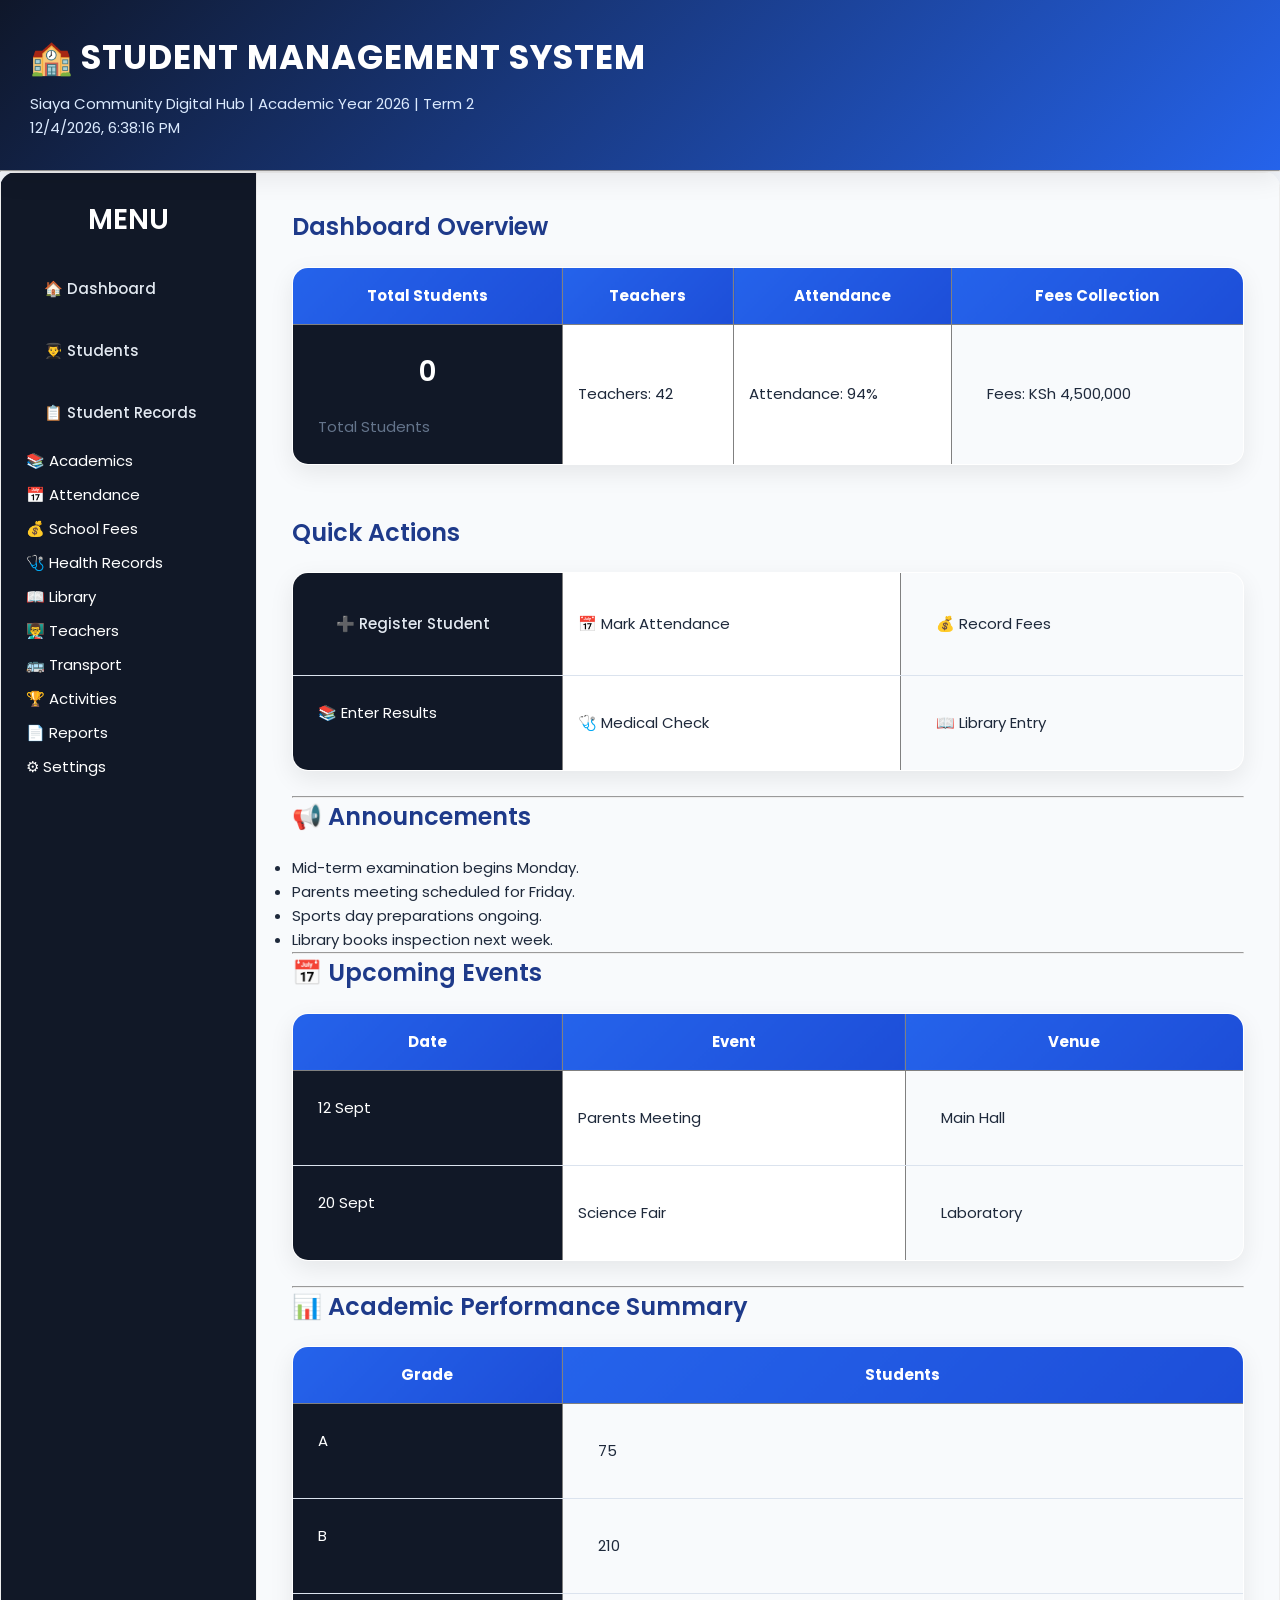
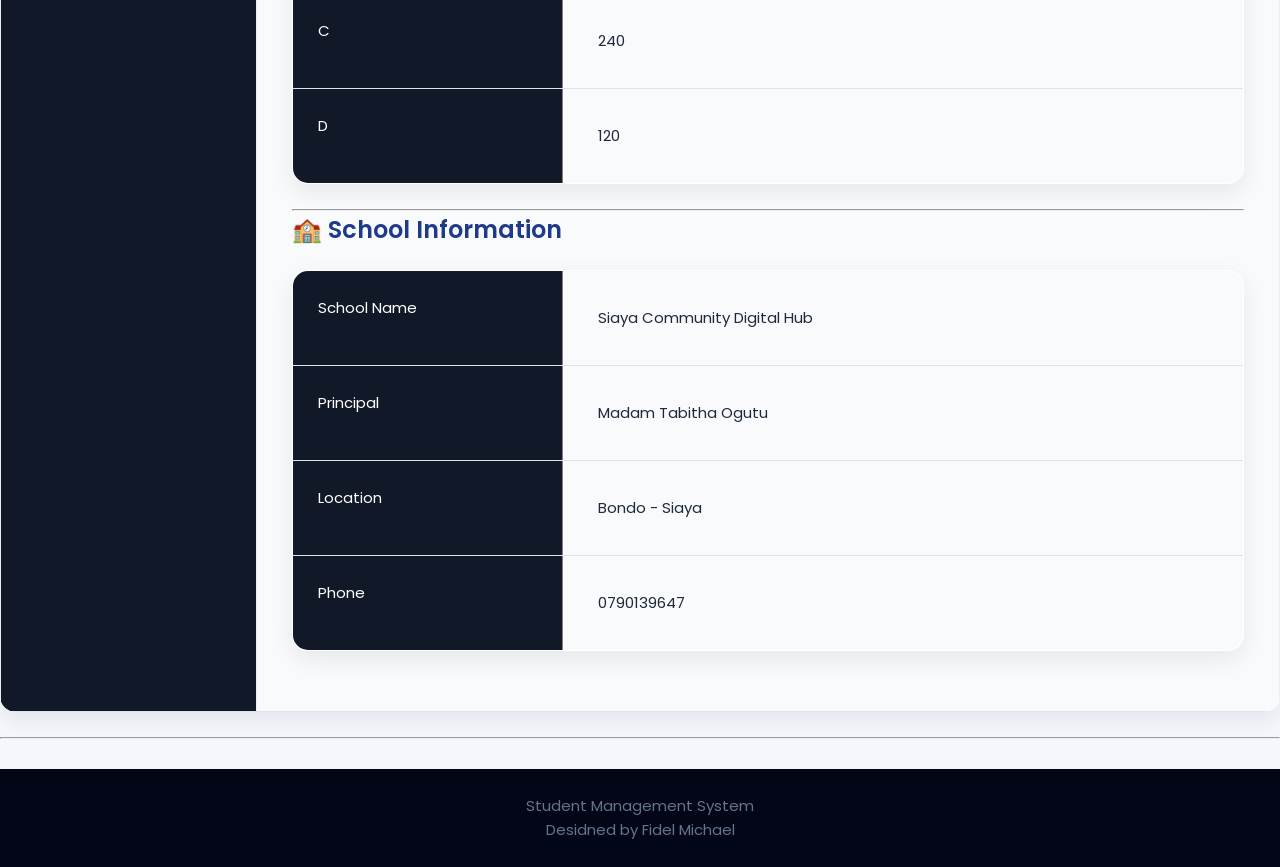
<file: index.html>
<!DOCTYPE html>
<html lang="en">

<head>

<meta charset="UTF-8">

<meta name="viewport" content="width=device-width, initial-scale=1.0">

<title>School Management System</title>

<link rel="stylesheet" href="style.css">

</head>


<body>


<!-- ================= HEADER ================= -->

<header>

<h1>🏫 STUDENT MANAGEMENT SYSTEM</h1>

<p>
Siaya Community Digital Hub |
Academic Year 2026 |
Term 2
</p>


<p id="currentDate"></p>



</header>


<hr>


<!-- ================= SIDEBAR ================= -->


<table width="100%" border="1">


<tr>


<td width="20%" valign="top">


<h2>MENU</h2>


<ul>

<li>
<a href="index.html">
🏠 Dashboard
</a>
</li>


<li>
<a href="student.html">
👨‍🎓 Students
</a>
</li>


<li>
<a href="student_records.html">
📋 Student Records
</a>
</li>


<li>
📚 Academics
</li>


<li>
📅 Attendance
</li>


<li>
💰 School Fees
</li>


<li>
🩺 Health Records
</li>


<li>
📖 Library
</li>


<li>
👨‍🏫 Teachers
</li>


<li>
🚌 Transport
</li>


<li>
🏆 Activities
</li>


<li>
📄 Reports
</li>


<li>
⚙ Settings
</li>


</ul>


</td>



<!-- ================= MAIN CONTENT ================= -->


<td width="80%" valign="top">


<h2>
Dashboard Overview
</h2>


<!-- STATISTICS -->


<table border="1" width="100%" cellpadding="10">


<tr>


<th>
Total Students
</th>


<th>
Teachers
</th>


<th>
Attendance
</th>


<th>
Fees Collection
</th>


</tr>



<tr>


<td>
    <h2 id="totalStudents">0</h2>

<p>Total Students</p>
</td>


<td>
Teachers: 42
</td>


<td>
Attendance: 94%
</td>


<td>
Fees: KSh 4,500,000
</td>


</tr>


</table>



<br>



<!-- QUICK ACTIONS -->


<h2>
Quick Actions
</h2>


<table border="1" width="100%" cellpadding="10">


<tr>


<td>
<a href="student.html">
➕ Register Student
</a>
</td>


<td>
📅 Mark Attendance
</td>


<td>
💰 Record Fees
</td>


</tr>



<tr>


<td>
📚 Enter Results
</td>


<td>
🩺 Medical Check
</td>


<td>
📖 Library Entry
</td>


</tr>


</table>



<hr>


<!-- ANNOUNCEMENTS -->


<h2>
📢 Announcements
</h2>


<ul>

<li>
Mid-term examination begins Monday.
</li>

<li>
Parents meeting scheduled for Friday.
</li>

<li>
Sports day preparations ongoing.
</li>

<li>
Library books inspection next week.
</li>


</ul>



<hr>



<!-- EVENTS -->


<h2>
📅 Upcoming Events
</h2>


<table border="1" width="100%">


<tr>

<th>Date</th>

<th>Event</th>

<th>Venue</th>

</tr>


<tr>

<td>
12 Sept
</td>

<td>
Parents Meeting
</td>

<td>
Main Hall
</td>

</tr>



<tr>

<td>
20 Sept
</td>

<td>
Science Fair
</td>

<td>
Laboratory
</td>

</tr>


</table>



<hr>



<!-- PERFORMANCE -->


<h2>
📊 Academic Performance Summary
</h2>



<table border="1" width="100%">


<tr>

<th>
Grade
</th>

<th>
Students
</th>

</tr>



<tr>

<td>
A
</td>

<td>
75
</td>


</tr>



<tr>

<td>
B
</td>

<td>
210
</td>


</tr>



<tr>

<td>
C
</td>

<td>
240
</td>


</tr>



<tr>

<td>
D
</td>

<td>
120
</td>


</tr>



</table>



<hr>



<!-- SCHOOL INFO -->


<h2>
🏫 School Information
</h2>



<table border="1" width="100%">


<tr>

<td>
School Name
</td>

<td>
Siaya Community Digital Hub 
</td>

</tr>


<tr>

<td>
Principal
</td>

<td>
Madam Tabitha Ogutu
</td>

</tr>


<tr>

<td>
Location
</td>

<td>
Bondo - Siaya
</td>

</tr>


<tr>

<td>
Phone
</td>

<td>
0790139647
</td>

</tr>



</table>




</td>

</tr>


</table>



<hr>



<footer>

<center>

<p>
Student Management System
</p>

<p>
Desidned by Fidel Michael
</p>


</center>


</footer>



</body>
<script src="script.js"></script>

</html>
</file>
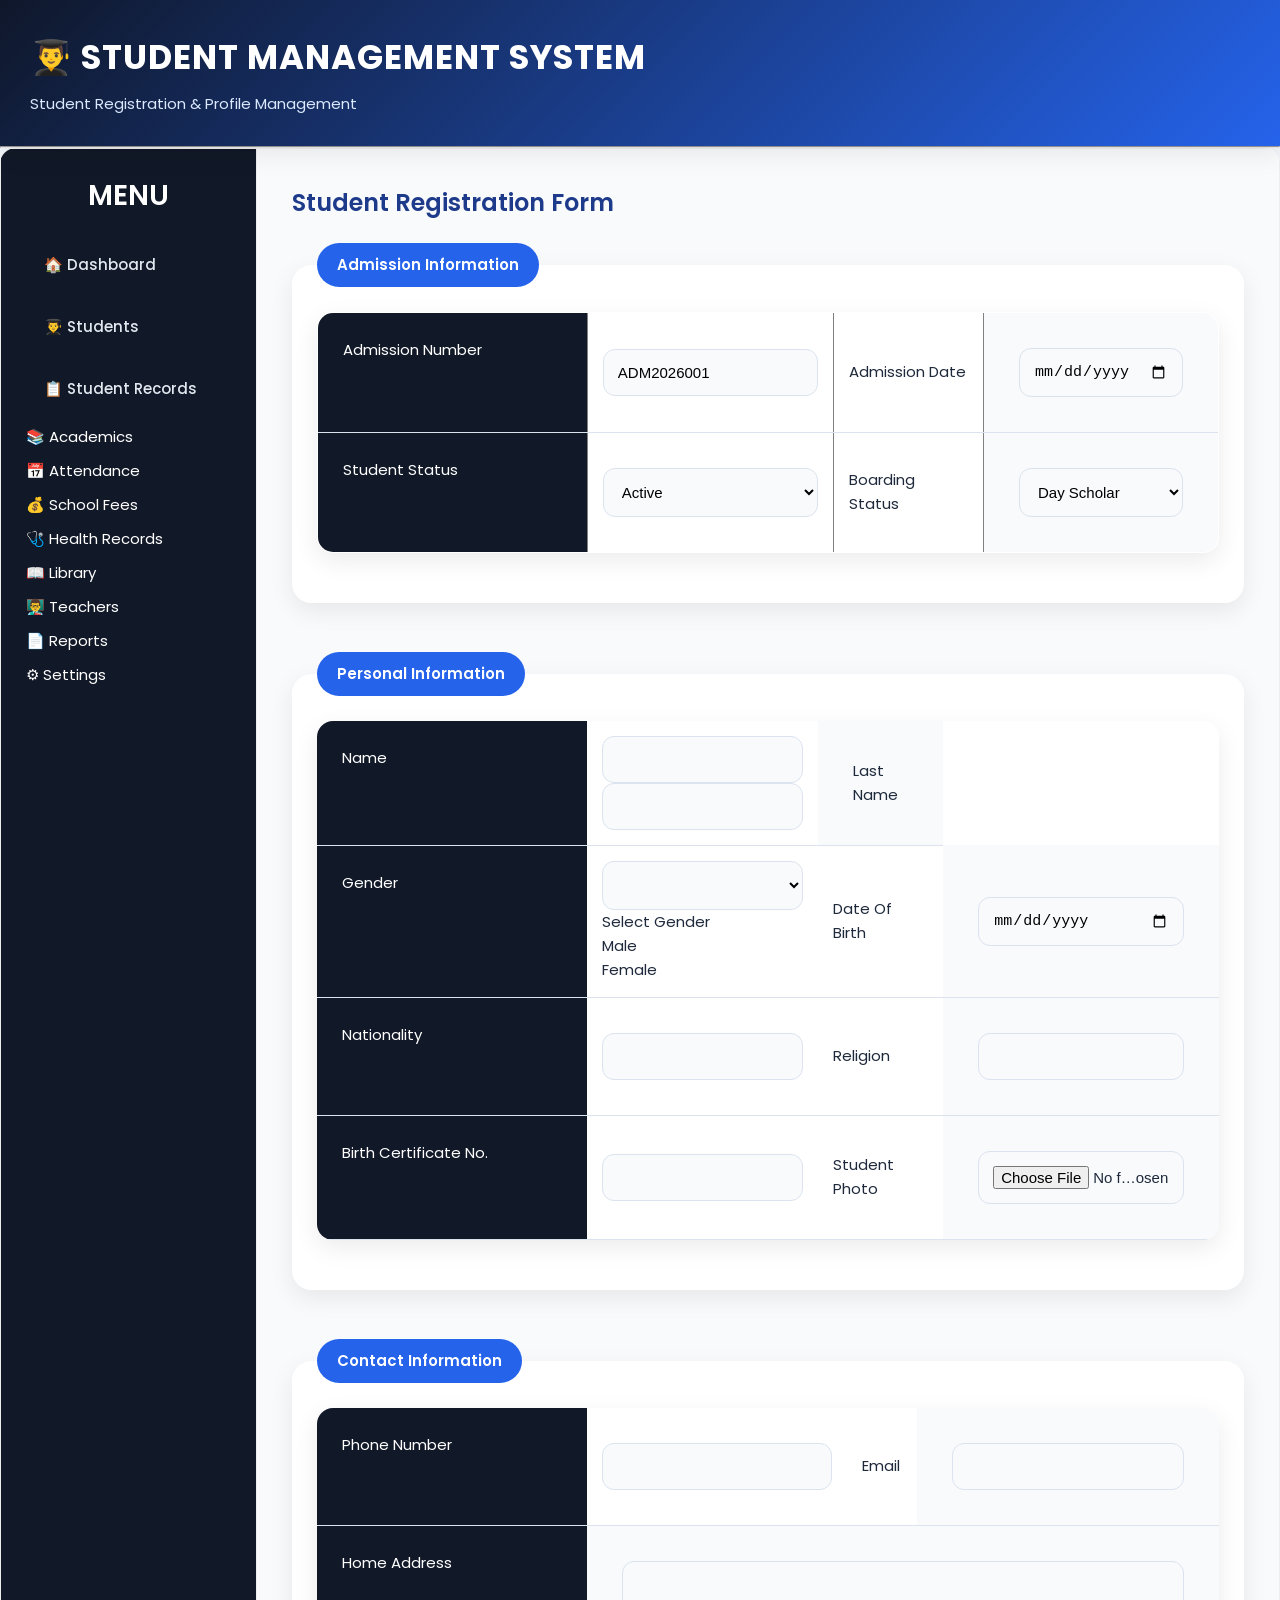
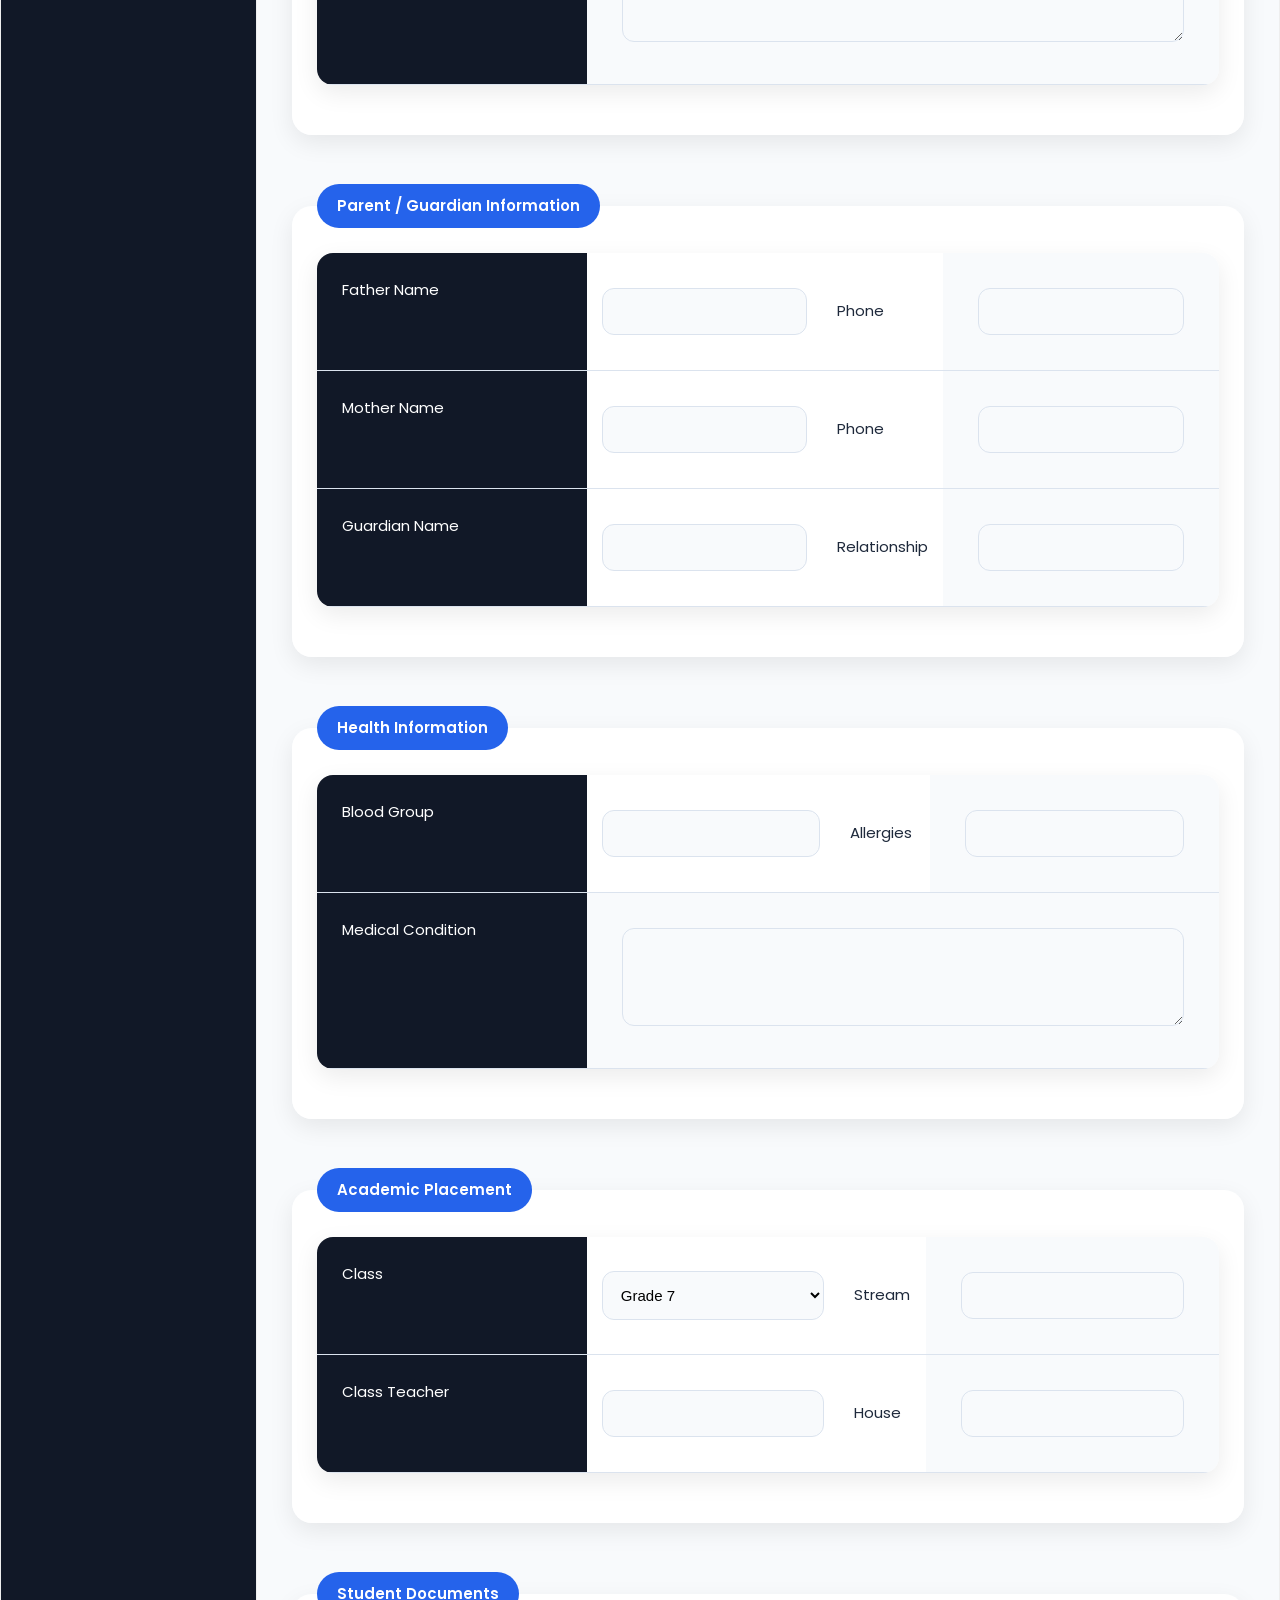
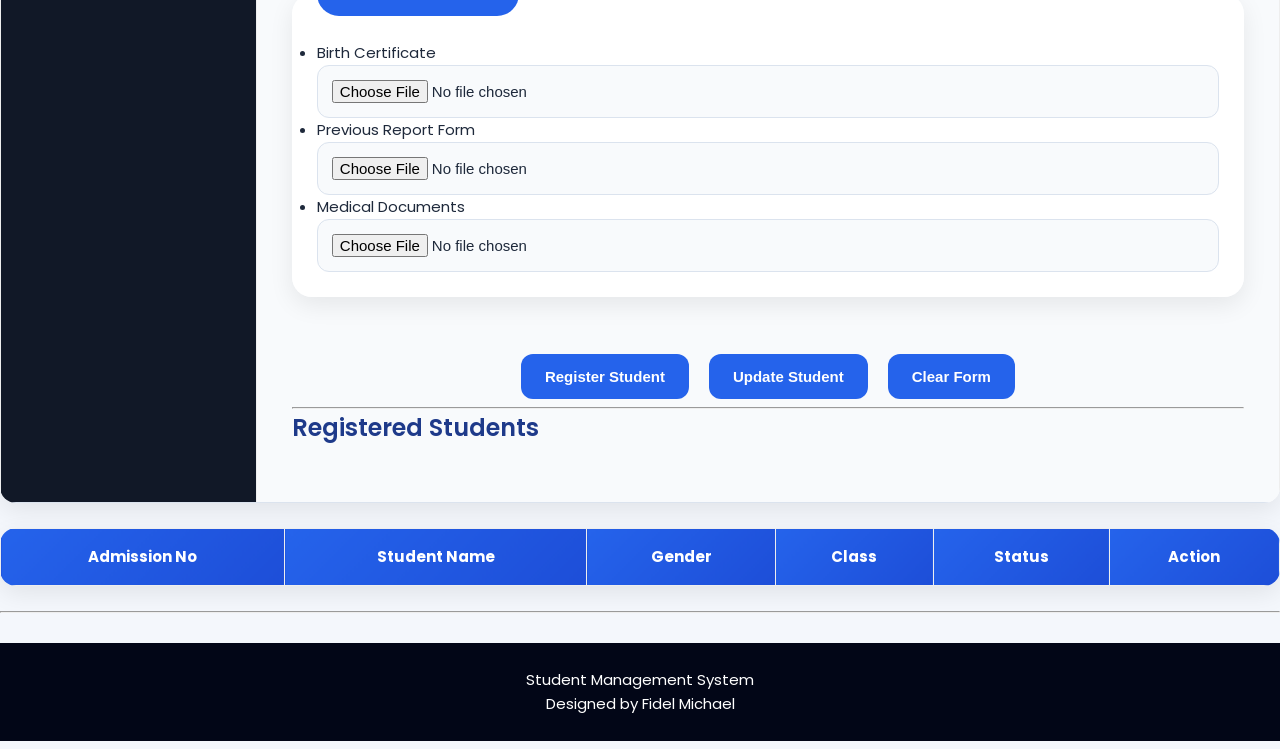
<file: student.html>
<!DOCTYPE html>
<html lang="en">

<head>

<meta charset="UTF-8">

<meta name="viewport" content="width=device-width, initial-scale=1.0">

<title>Student Management</title>

<link rel="stylesheet" href="style.css">

</head>


<body>


<!-- HEADER -->

<header>

<h1>👨‍🎓 STUDENT MANAGEMENT SYSTEM</h1>

<p>
Student Registration & Profile Management
</p>

</header>


<hr>



<table width="100%" border="1">


<tr>


<!-- SIDEBAR -->


<td width="20%" valign="top">


<h2>MENU</h2>


<ul>


<li>
<a href="index.html">
🏠 Dashboard
</a>
</li>


<li>
<a href="student.html">
👨‍🎓 Students
</a>
</li>


<li>
<a href="student_records.html">
📋 Student Records
</a>
</li>


<li>
📚 Academics
</li>


<li>
📅 Attendance
</li>


<li>
💰 School Fees
</li>


<li>
🩺 Health Records
</li>


<li>
📖 Library
</li>


<li>
👨‍🏫 Teachers
</li>


<li>
📄 Reports
</li>


<li>
⚙ Settings
</li>


</ul>


</td>



<!-- MAIN CONTENT -->


<td width="80%" valign="top">



<h2>
Student Registration Form
</h2>



<!-- ADMISSION DETAILS -->


<fieldset>

<legend>
Admission Information
</legend>



<table  border="1 " width="100%" cellpadding="8">


<tr>

<td>
Admission Number
</td>

<td>
<input type="text" id="admission">
</td>


<td>
Admission Date
</td>

<td>
<input type="date">
</td>


</tr>



<tr>


<td>
Student Status
</td>


<td>


<select>

<option>
Active
</option>

<option>
Transferred
</option>

<option>
Graduated
</option>


</select>


</td>



<td>
Boarding Status
</td>


<td>


<select>


<option>
Day Scholar
</option>


<option>
Boarder
</option>


</select>


</td>


</tr>


</table>


</fieldset>



<br>



<!-- PERSONAL INFORMATION -->


<fieldset>


<legend>
Personal Information
</legend>



<table width="100%" cellpadding="8">


<tr>


<td>
 Name
</td>


<td>
<input type="text" id="firstName">
<input type="text" id="lastName">
</td>


<td>
Last Name
</td>






</tr>



<tr>


<td>
Gender
</td>


<td>


<select id="gender"></select>

<option value="">Select Gender</option>

<option>Male</option>
<option>Female</option>


</select>


</td>


<td>
Date Of Birth
</td>


<td>
<input type="date">
</td>


</tr>



<tr>


<td>
Nationality
</td>


<td>
<input type="text" id="nationality">
</td>


<td>
Religion
</td>


<td>
<input type="text">
</td>


</tr>



<tr>


<td>
Birth Certificate No.
</td>


<td>
<input type="text">
</td>


<td>
Student Photo
</td>


<td>
<input type="file">
</td>



</tr>


</table>


</fieldset>



<br>



<!-- CONTACT -->


<fieldset>


<legend>
Contact Information
</legend>



<table width="100%" cellpadding="8">


<tr>


<td>
Phone Number
</td>


<td>
<input type="tel" id="phone">
</td>


<td>
Email
</td>


<td>
<input type="email" id="email">
</td>


</tr>



<tr>


<td>
Home Address
</td>


<td colspan="3">

<textarea rows="3" cols="50"></textarea>

</td>


</tr>


</table>


</fieldset>



<br>



<!-- PARENT INFORMATION -->


<fieldset>


<legend>
Parent / Guardian Information
</legend>



<table width="100%" cellpadding="8">


<tr>


<td>
Father Name
</td>


<td>
<input type="text">
</td>


<td>
Phone
</td>


<td>
<input type="tel">
</td>


</tr>



<tr>


<td>
Mother Name
</td>


<td>
<input type="text">
</td>


<td>
Phone
</td>


<td>
<input type="tel">
</td>


</tr>



<tr>


<td>
Guardian Name
</td>


<td>
<input type="text">
</td>


<td>
Relationship
</td>


<td>
<input type="text">
</td>


</tr>


</table>


</fieldset>



<br>




<!-- MEDICAL INFORMATION -->


<fieldset>


<legend>
Health Information
</legend>



<table width="100%" cellpadding="8">


<tr>


<td>
Blood Group
</td>


<td>
<input type="text">
</td>



<td>
Allergies
</td>


<td>
<input type="text">
</td>


</tr>



<tr>


<td>
Medical Condition
</td>


<td colspan="3">

<textarea rows="4" cols="60"></textarea>

</td>


</tr>



</table>


</fieldset>




<br>




<!-- ACADEMIC PLACEMENT -->


<fieldset>


<legend>
Academic Placement
</legend>



<table width="100%" cellpadding="8">


<tr>


<td>
Class
</td>


<td>

<select>

<option>
Grade 7
</option>

<option>
Grade 8
</option>

<option>
Grade 9
</option>

<option>
Form 1
</option>

<option>
Form 4
</option>


</select>


</td>



<td>
Stream
</td>


<td>
<input type="text">
</td>


</tr>



<tr>


<td>
Class Teacher
</td>


<td>
<input type="text">
</td>


<td>
House
</td>


<td>
<input type="text">
</td>


</tr>



</table>


</fieldset>



<br>




<!-- DOCUMENTS -->


<fieldset>


<legend>
Student Documents
</legend>


<ul>


<li>
Birth Certificate
<input type="file">
</li>


<li>
Previous Report Form
<input type="file">
</li>


<li>
Medical Documents
<input type="file">
</li>


</ul>


</fieldset>



<br>




<center>


<button id="registerBtn">Register Student</button>


<button>
Update Student
</button>


<button>
Clear Form
</button>


</center>



<hr>




<!-- STUDENT LIST -->


<h2>
Registered Students
</h2>




<tbody id="studentTableBody"></tbody>

<table border="1" width="100%" cellpadding="8">

    <thead>

        <tr>

            <th>Admission No</th>

            <th>Student Name</th>

            <th>Gender</th>

            <th>Class</th>

            <th>Status</th>

            <th>Action</th>

        </tr>

    </thead>

    <tbody id="studentTableBody">

        <!-- JavaScript will automatically insert student records here -->

    </tbody>

</table>

<hr>



<footer>

<center>

Student Management System

<br>

Designed by Fidel Michael

</center>


</footer>



</body>
<script src="script.js"></script>

</html>
</file>
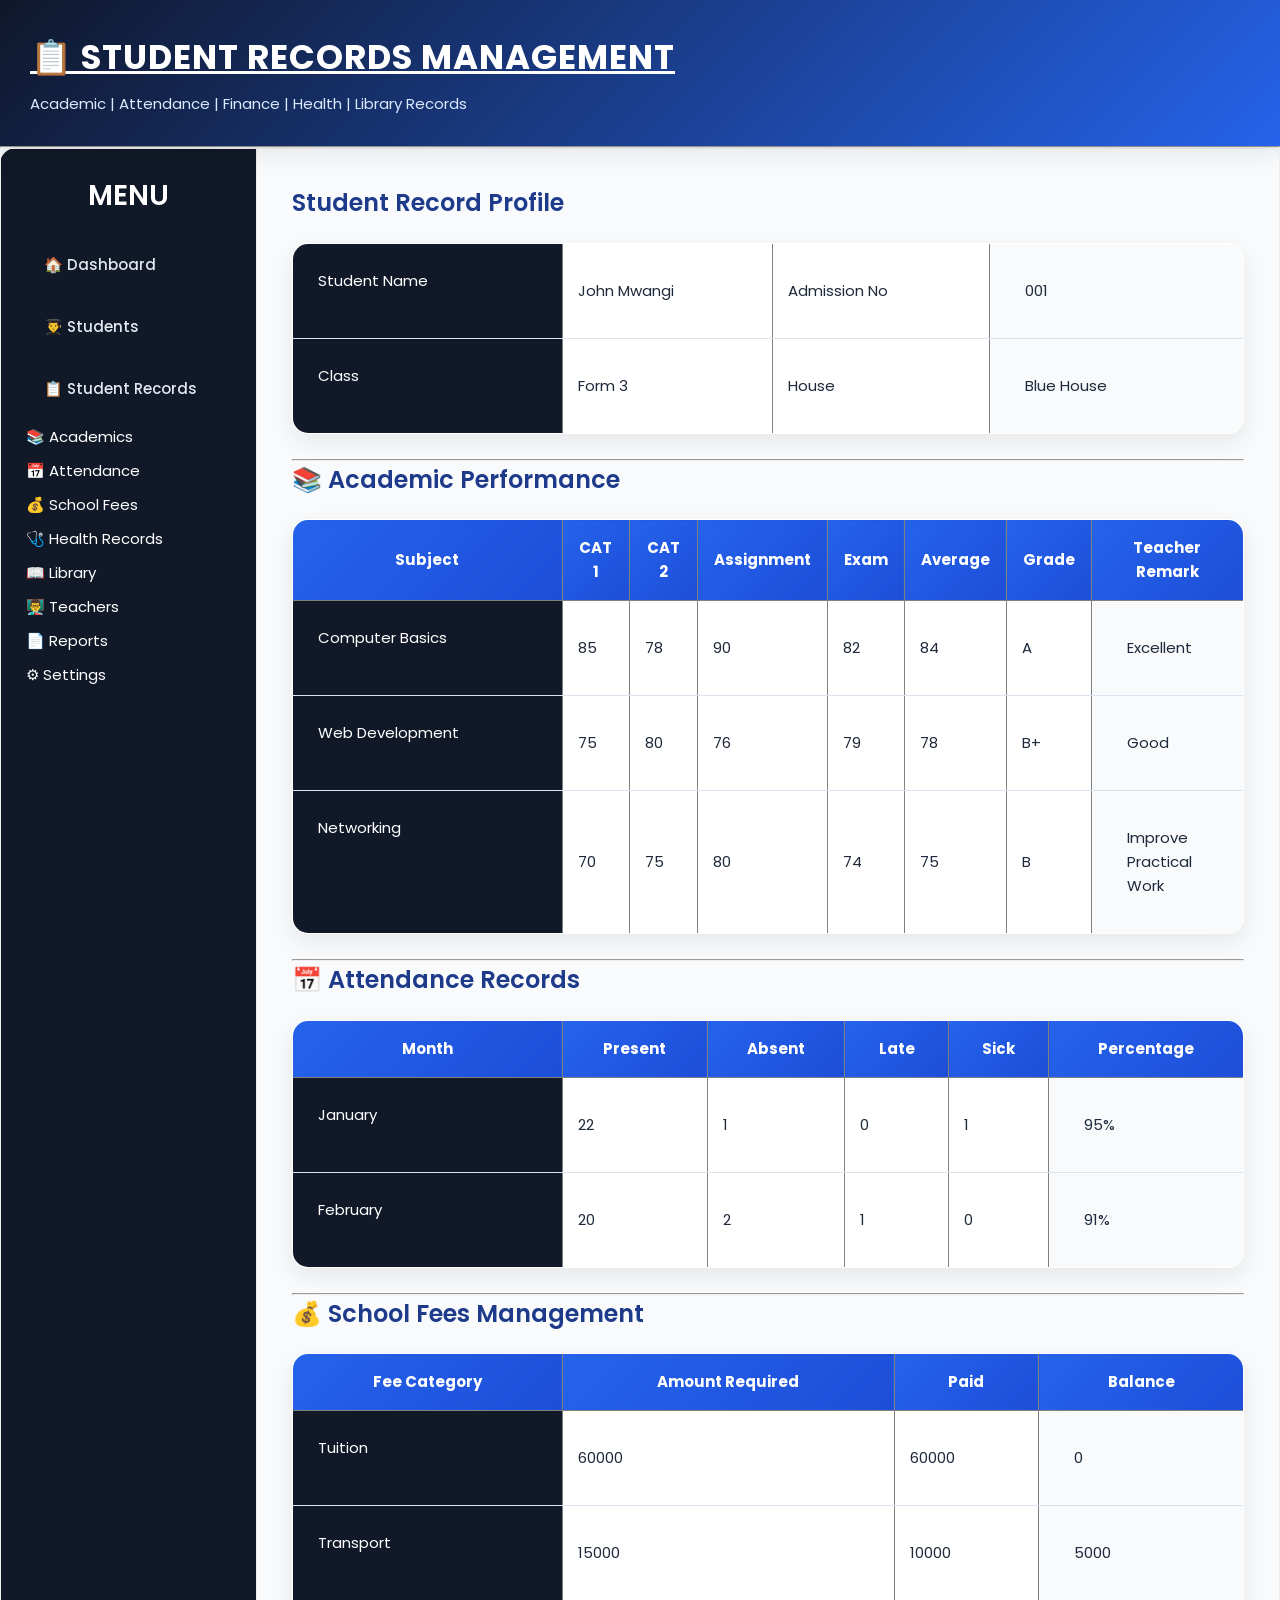
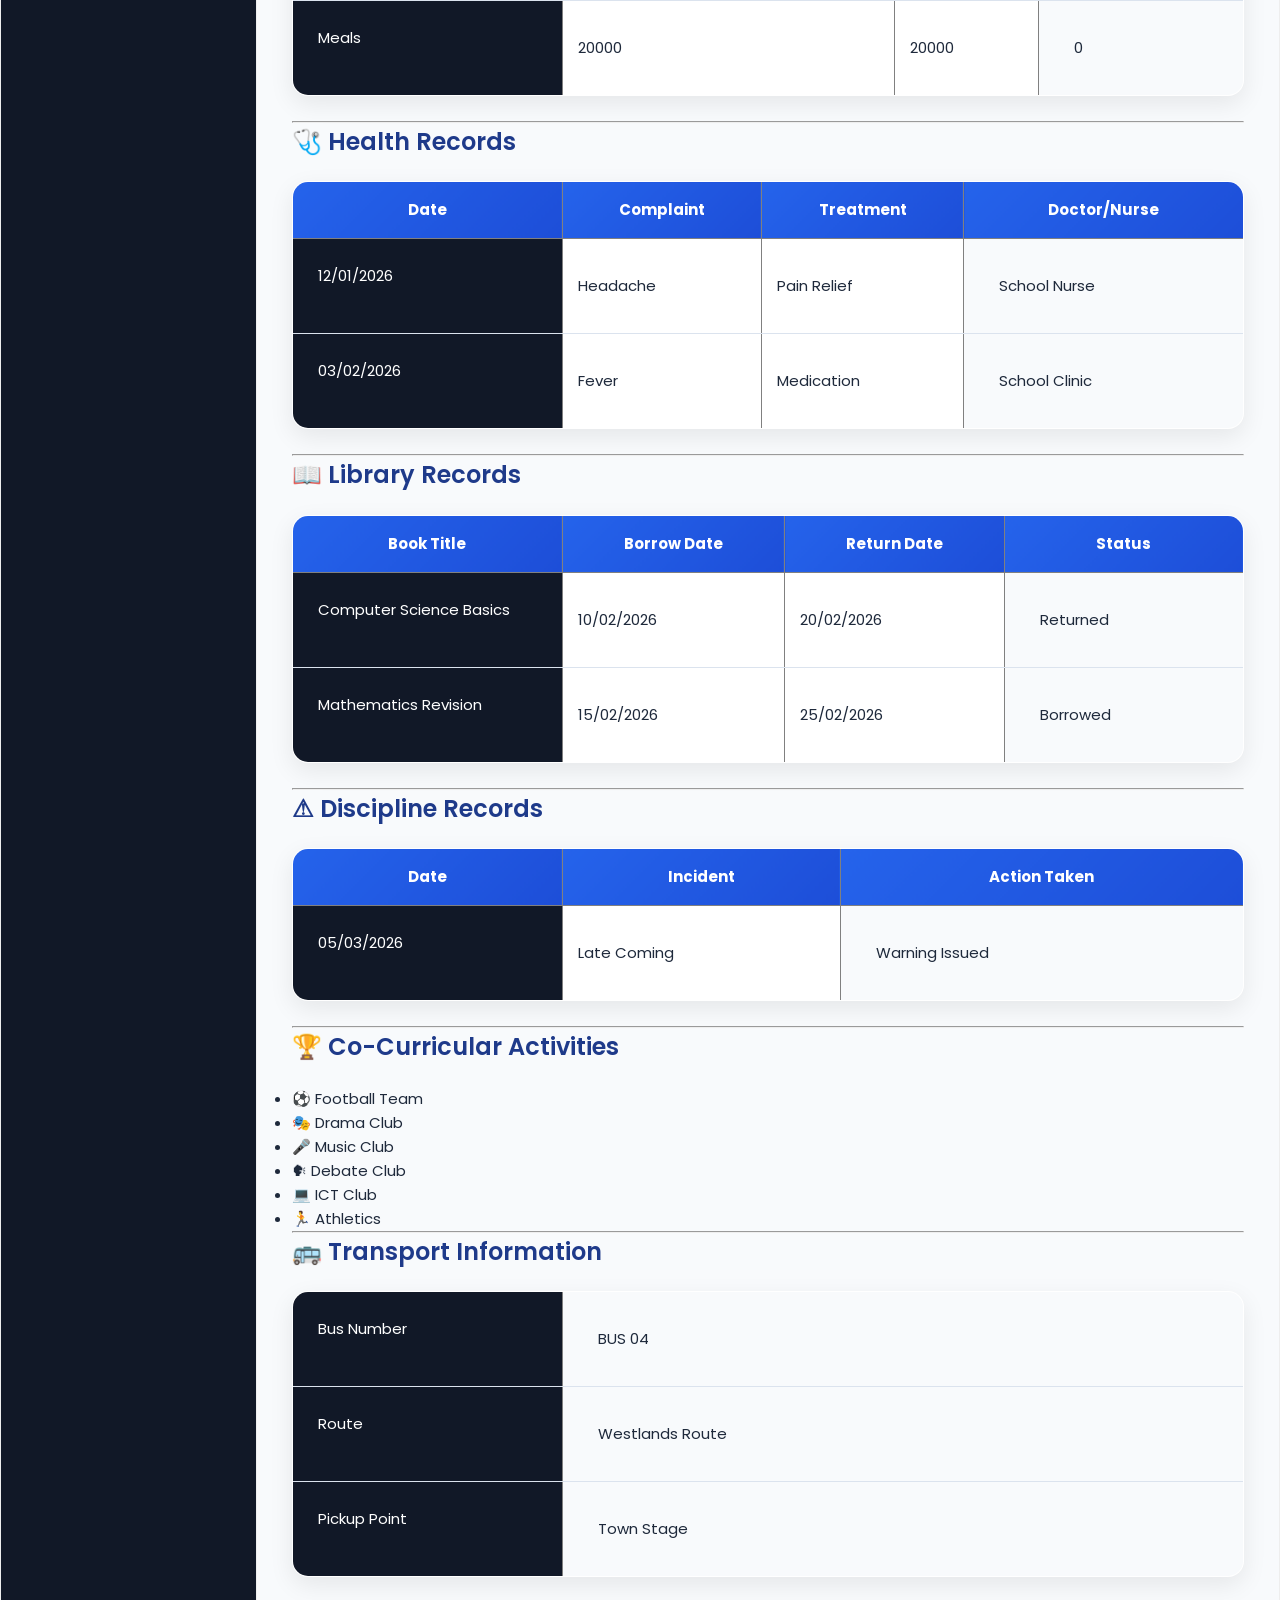
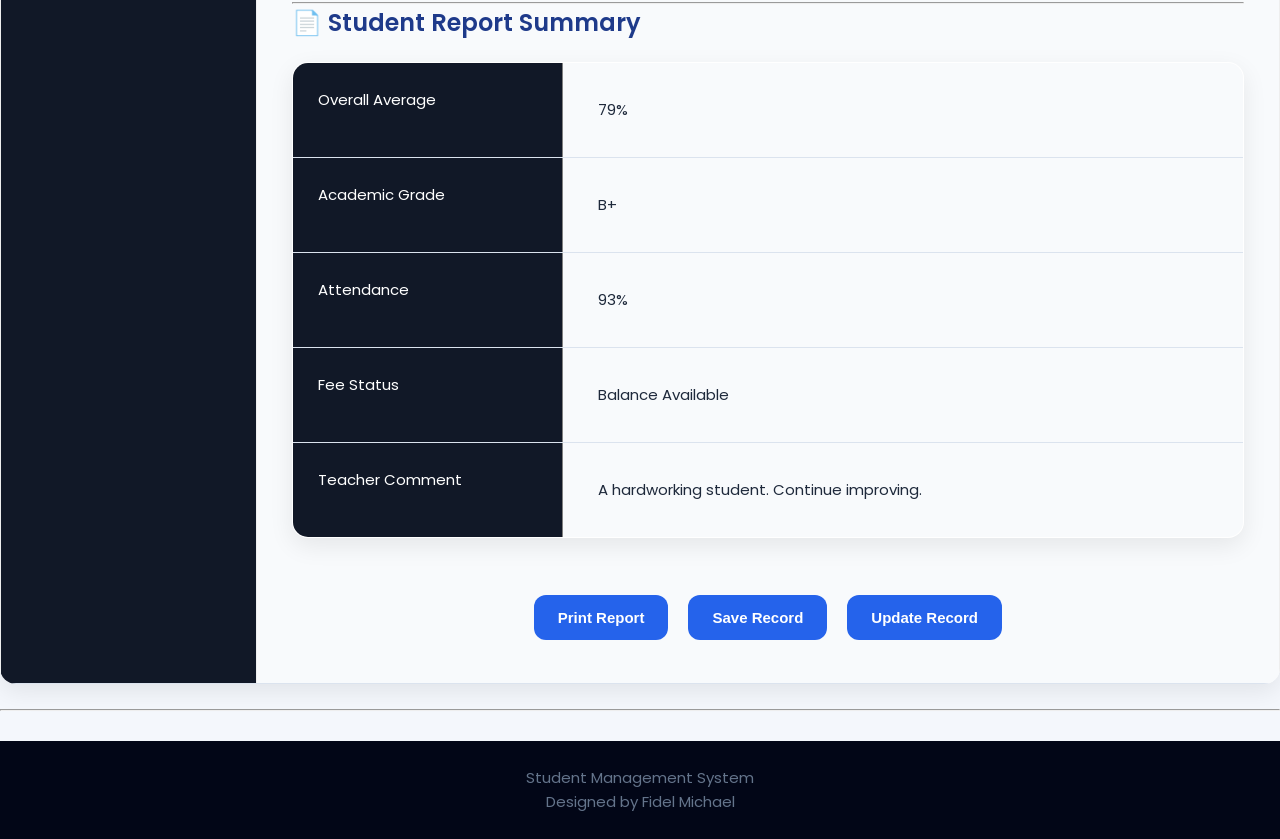
<file: student_records.html>
<!DOCTYPE html>
<html lang="en">

<head>

<meta charset="UTF-8">

<meta name="viewport" content="width=device-width, initial-scale=1.0">

<title>Student Records</title>

<link rel="stylesheet" href="style.css">

</head>


<body>


<!-- HEADER -->

<header>

<h1> <u>📋 STUDENT RECORDS MANAGEMENT</u></h1>

<p>
Academic | Attendance | Finance | Health | Library Records
</p>

</header>


<hr>


<table width="100%" border="1">


<tr>


<!-- SIDEBAR -->

<td width="20%" valign="top">


<h2>MENU</h2>


<ul>


<li>
<a href="index.html">
🏠 Dashboard
</a>
</li>


<li>
<a href="student.html">
👨‍🎓 Students
</a>
</li>


<li>
<a href="student_records.html">
📋 Student Records
</a>
</li>


<li>
📚 Academics
</li>


<li>
📅 Attendance
</li>


<li>
💰 School Fees
</li>


<li>
🩺 Health Records
</li>


<li>
📖 Library
</li>


<li>
👨‍🏫 Teachers
</li>


<li>
📄 Reports
</li>


<li>
⚙ Settings
</li>


</ul>


</td>



<!-- MAIN CONTENT -->


<td width="80%" valign="top">



<h2>
Student Record Profile
</h2>


<table border="1" width="100%" cellpadding="10">


<tr>

<td>
Student Name
</td>

<td>
John Mwangi
</td>


<td>
Admission No
</td>

<td>
001
</td>

</tr>


<tr>

<td>
Class
</td>

<td>
Form 3
</td>


<td>
House
</td>

<td>
Blue House
</td>


</tr>


</table>



<hr>



<!-- ACADEMICS -->

<h2>
📚 Academic Performance
</h2>



<table border="1" width="100%" cellpadding="8">


<tr>

<th>
Subject
</th>

<th>
CAT 1
</th>

<th>
CAT 2
</th>

<th>
Assignment
</th>

<th>
Exam
</th>

<th>
Average
</th>

<th>
Grade
</th>

<th>
Teacher Remark
</th>

</tr>



<tr>

<td>
Computer Basics
</td>

<td>
85
</td>

<td>
78
</td>

<td>
90
</td>

<td>
82
</td>

<td>
84
</td>

<td>
A
</td>

<td>
Excellent
</td>

</tr>



<tr>

<td>
Web Development
</td>

<td>
75
</td>

<td>
80
</td>

<td>
76
</td>

<td>
79
</td>

<td>
78
</td>

<td>
B+
</td>

<td>
Good
</td>

</tr>



<tr>

<td>
Networking
</td>

<td>
70
</td>

<td>
75
</td>

<td>
80
</td>

<td>
74
</td>

<td>
75
</td>

<td>
B
</td>

<td>
Improve Practical Work
</td>

</tr>



</table>



<hr>



<!-- ATTENDANCE -->


<h2>
📅 Attendance Records
</h2>



<table border="1" width="100%" cellpadding="8">


<tr>

<th>
Month
</th>

<th>
Present
</th>

<th>
Absent
</th>

<th>
Late
</th>

<th>
Sick
</th>

<th>
Percentage
</th>

</tr>



<tr>

<td>
January
</td>

<td>
22
</td>

<td>
1
</td>

<td>
0
</td>

<td>
1
</td>

<td>
95%
</td>

</tr>



<tr>

<td>
February
</td>

<td>
20
</td>

<td>
2
</td>

<td>
1
</td>

<td>
0
</td>

<td>
91%
</td>

</tr>


</table>



<hr>



<!-- FEES -->


<h2>
💰 School Fees Management
</h2>



<table border="1" width="100%" cellpadding="8">


<tr>

<th>
Fee Category
</th>

<th>
Amount Required
</th>

<th>
Paid
</th>

<th>
Balance
</th>

</tr>



<tr>

<td>
Tuition
</td>

<td>
60000
</td>

<td>
60000
</td>

<td>
0
</td>

</tr>



<tr>

<td>
Transport
</td>

<td>
15000
</td>

<td>
10000
</td>

<td>
5000
</td>

</tr>



<tr>

<td>
Meals
</td>

<td>
20000
</td>

<td>
20000
</td>

<td>
0
</td>

</tr>


</table>



<hr>



<!-- HEALTH -->


<h2>
🩺 Health Records
</h2>



<table border="1" width="100%" cellpadding="8">


<tr>

<th>
Date
</th>

<th>
Complaint
</th>

<th>
Treatment
</th>

<th>
Doctor/Nurse
</th>

</tr>



<tr>

<td>
12/01/2026
</td>

<td>
Headache
</td>

<td>
Pain Relief
</td>

<td>
School Nurse
</td>

</tr>



<tr>

<td>
03/02/2026
</td>

<td>
Fever
</td>

<td>
Medication
</td>

<td>
School Clinic
</td>

</tr>



</table>



<hr>



<!-- LIBRARY -->


<h2>
📖 Library Records
</h2>



<table border="1" width="100%" cellpadding="8">


<tr>

<th>
Book Title
</th>

<th>
Borrow Date
</th>

<th>
Return Date
</th>

<th>
Status
</th>


</tr>



<tr>

<td>
Computer Science Basics
</td>

<td>
10/02/2026
</td>

<td>
20/02/2026
</td>

<td>
Returned
</td>


</tr>



<tr>

<td>
Mathematics Revision
</td>

<td>
15/02/2026
</td>

<td>
25/02/2026
</td>

<td>
Borrowed
</td>


</tr>


</table>



<hr>



<!-- DISCIPLINE -->


<h2>
⚠ Discipline Records
</h2>


<table border="1" width="100%" cellpadding="8">


<tr>

<th>
Date
</th>

<th>
Incident
</th>

<th>
Action Taken
</th>


</tr>



<tr>

<td>
05/03/2026
</td>

<td>
Late Coming
</td>

<td>
Warning Issued
</td>


</tr>


</table>



<hr>



<!-- ACTIVITIES -->


<h2>
🏆 Co-Curricular Activities
</h2>


<ul>

<li>⚽ Football Team</li>

<li>🎭 Drama Club</li>

<li>🎤 Music Club</li>

<li>🗣 Debate Club</li>

<li>💻 ICT Club</li>

<li>🏃 Athletics</li>

</ul>



<hr>



<!-- TRANSPORT -->


<h2>
🚌 Transport Information
</h2>


<table border="1" width="100%">


<tr>

<td>
Bus Number
</td>

<td>
BUS 04
</td>

</tr>


<tr>

<td>
Route
</td>

<td>
Westlands Route
</td>

</tr>


<tr>

<td>
Pickup Point
</td>

<td>
Town Stage
</td>

</tr>


</table>



<hr>



<!-- REPORT SUMMARY -->


<h2>
📄 Student Report Summary
</h2>


<table border="1" width="100%" cellpadding="8">


<tr>

<td>
Overall Average
</td>

<td>
79%
</td>


</tr>



<tr>

<td>
Academic Grade
</td>

<td>
B+
</td>


</tr>



<tr>

<td>
Attendance
</td>

<td>
93%
</td>


</tr>



<tr>

<td>
Fee Status
</td>

<td>
Balance Available
</td>


</tr>



<tr>

<td>
Teacher Comment
</td>

<td>
A hardworking student. Continue improving.
</td>


</tr>


</table>



<br>



<center>


<button>
Print Report
</button>


<button>
Save Record
</button>


<button>
Update Record
</button>


</center>




</td>


</tr>


</table>



<hr>



<footer align="center">

<p>
Student Management System
</p>

<p>
Designed by Fidel Michael
</p>


</footer>



</body>
<script src="script.js"></script>

</html>
</file>
<file: style.css>
/*=========================================================
  STUDENT MANAGEMENT SYSTEM ERP V2.0
  Developed by Fidel Michael
  Modern Professional UI
==========================================================*/

/*==============================
 GOOGLE FONT
===============================*/

@import url('https://fonts.googleapis.com/css2?family=Poppins:wght@300;400;500;600;700;800&display=swap');


/*==============================
 CSS VARIABLES
===============================*/

:root{

--primary:#2563eb;
--primary-dark:#1d4ed8;

--secondary:#0f172a;

--success:#16a34a;
--warning:#f59e0b;
--danger:#dc2626;

--white:#ffffff;

--body:#f4f7fc;

--card:#ffffff;

--border:#dbe3ee;

--text:#1e293b;

--text-light:#64748b;

--shadow:
0 8px 25px rgba(0,0,0,.08);

--shadow-hover:
0 15px 35px rgba(0,0,0,.15);

--radius:18px;

--transition:.35s;

}


/*==============================
 RESET
===============================*/

*{

margin:0;

padding:0;

box-sizing:border-box;

}


/*==============================
 BODY
===============================*/

body{

font-family:'Poppins',sans-serif;

background:var(--body);

color:var(--text);

line-height:1.6;

font-size:15px;

overflow-x:hidden;

}


/*==============================
 LINKS
===============================*/

a{

text-decoration:none;

transition:var(--transition);

}


/*==============================
 IMAGES
===============================*/

img{

max-width:100%;

display:block;

}


/*==============================
 HEADINGS
===============================*/

h1{

font-size:34px;

font-weight:700;

}

h2{

font-size:24px;

font-weight:600;

color:var(--primary);

margin-bottom:18px;

}

h3{

font-size:18px;

font-weight:600;

}


/*==============================
 PARAGRAPHS
===============================*/

p{

color:var(--text-light);

}



/*==============================
 HEADER
===============================*/

header{

background:
linear-gradient(
135deg,
#0f172a,
#2563eb);

padding:30px;

color:white;

box-shadow:
var(--shadow);

position:sticky;

top:0;

z-index:100;

}

header h1{

font-size:34px;

letter-spacing:1px;

margin-bottom:8px;

}

header p{

color:#dbeafe;

font-size:15px;

}



/* ==========================
   MAIN PAGE LAYOUT
========================== */


body > table{

    width:100%;
    border:none;

}



body > table td:first-child{


    width:270px;

    background:
    linear-gradient(
    180deg,
    #111827,
    #020617
    );


    padding:25px;

    color:white;

    vertical-align:top;


}



body > table td:last-child{


    padding:35px;

    background:#f8fafc;


}



/*==============================
 SIDEBAR
===============================*/

body>table td:first-child{

width:270px;

background:#111827;

padding:25px;

vertical-align:top;

color:white;

}

body>table td:first-child h2{

text-align:center;

font-size:28px;

color:white;

margin-bottom:20px;

}

body>table td:first-child ul{

list-style:none;

}

body>table td:first-child li{

margin:10px 0;

}

body>table td:first-child a{

display:flex;

align-items:center;

padding:14px 18px;

border-radius:12px;

font-weight:500;

color:#e2e8f0;

transition:.3s;

}

body>table td:first-child a:hover{

background:var(--primary);

transform:translateX(8px);

color:white;

box-shadow:
0 8px 20px rgba(37,99,235,.35);

}


/* ==========================
   CONTENT AREA
========================== */


h2{


    font-size:24px;

    color:#1e3a8a;

    margin-bottom:20px;


}




/*=========================================================
 DASHBOARD CARDS
=========================================================*/

.dashboard-cards{

display:grid;

grid-template-columns:repeat(auto-fit,minmax(220px,1fr));

gap:20px;

margin-bottom:30px;

}

.card{

background:var(--card);

padding:25px;

border-radius:20px;

box-shadow:var(--shadow);

transition:var(--transition);

position:relative;

overflow:hidden;

}

.card::before{

content:"";

position:absolute;

top:0;

left:0;

width:6px;

height:100%;

background:var(--primary);

}

.card:hover{

transform:translateY(-8px);

box-shadow:var(--shadow-hover);

}

.card h3{

font-size:18px;

margin-bottom:10px;

}

.card h1{

font-size:34px;

color:var(--primary);

font-weight:700;

}

.card p{

margin-top:8px;

}

/*==============================
 TABLES
===============================*/

table{

width:100%;

border-collapse:collapse;

background:white;

border-radius:16px;

overflow:hidden;

box-shadow:var(--shadow);

margin-bottom:25px;

}

th{

background:
linear-gradient(
135deg,
var(--primary),
var(--primary-dark));

color:white;

padding:16px;

font-size:15px;

}

td{

padding:15px;

border-bottom:1px solid var(--border);

}

tr{

transition:.3s;

}

tr:hover{

background:#eff6ff;

}


/*=========================================================
 FORMS
=========================================================*/

fieldset{

background:white;

border:none;

padding:25px;

margin-bottom:25px;

border-radius:20px;

box-shadow:var(--shadow);

transition:.3s;

}

fieldset:hover{

box-shadow:var(--shadow-hover);

}

legend{

background:var(--primary);

color:white;

padding:10px 20px;

border-radius:30px;

font-weight:600;

}

input,
select,
textarea{

width:100%;

padding:14px;

font-size:15px;

border-radius:12px;

border:1px solid var(--border);

background:#f8fafc;

transition:.3s;

}

input:focus,
select:focus,
textarea:focus{

border-color:var(--primary);

box-shadow:0 0 0 4px rgba(37,99,235,.15);

background:white;

outline:none;

}

/*=========================================================
 BUTTONS
=========================================================*/

button{

padding:14px 24px;

border:none;

border-radius:12px;

font-size:15px;

font-weight:600;

cursor:pointer;

margin:8px;

transition:.3s;

background:var(--primary);

color:white;

}

button:hover{

transform:translateY(-4px);

box-shadow:0 12px 25px rgba(37,99,235,.35);

}

.btn-success{

background:var(--success);

}

.btn-warning{

background:var(--warning);

}

.btn-danger{

background:var(--danger);

}

.btn-dark{

background:var(--secondary);

}



/* ==========================
   FOOTER
========================== */


footer{


    background:#020617;


    color:white;


    padding:25px;


    text-align:center;


    margin-top:30px;


}


/*=========================================================
 STATUS BADGES
=========================================================*/

.badge{

padding:8px 14px;

border-radius:25px;

font-size:13px;

font-weight:600;

display:inline-block;

}

.badge-success{

background:#dcfce7;

color:#166534;

}

.badge-warning{

background:#fef3c7;

color:#92400e;

}

.badge-danger{

background:#fee2e2;

color:#991b1b;

}

.badge-primary{

background:#dbeafe;

color:#1d4ed8;

}

::-webkit-scrollbar{

width:10px;

}

::-webkit-scrollbar-track{

background:#edf2f7;

}

::-webkit-scrollbar-thumb{

background:var(--primary);

border-radius:30px;

}

::-webkit-scrollbar-thumb:hover{

background:var(--primary-dark);

}
</file>
